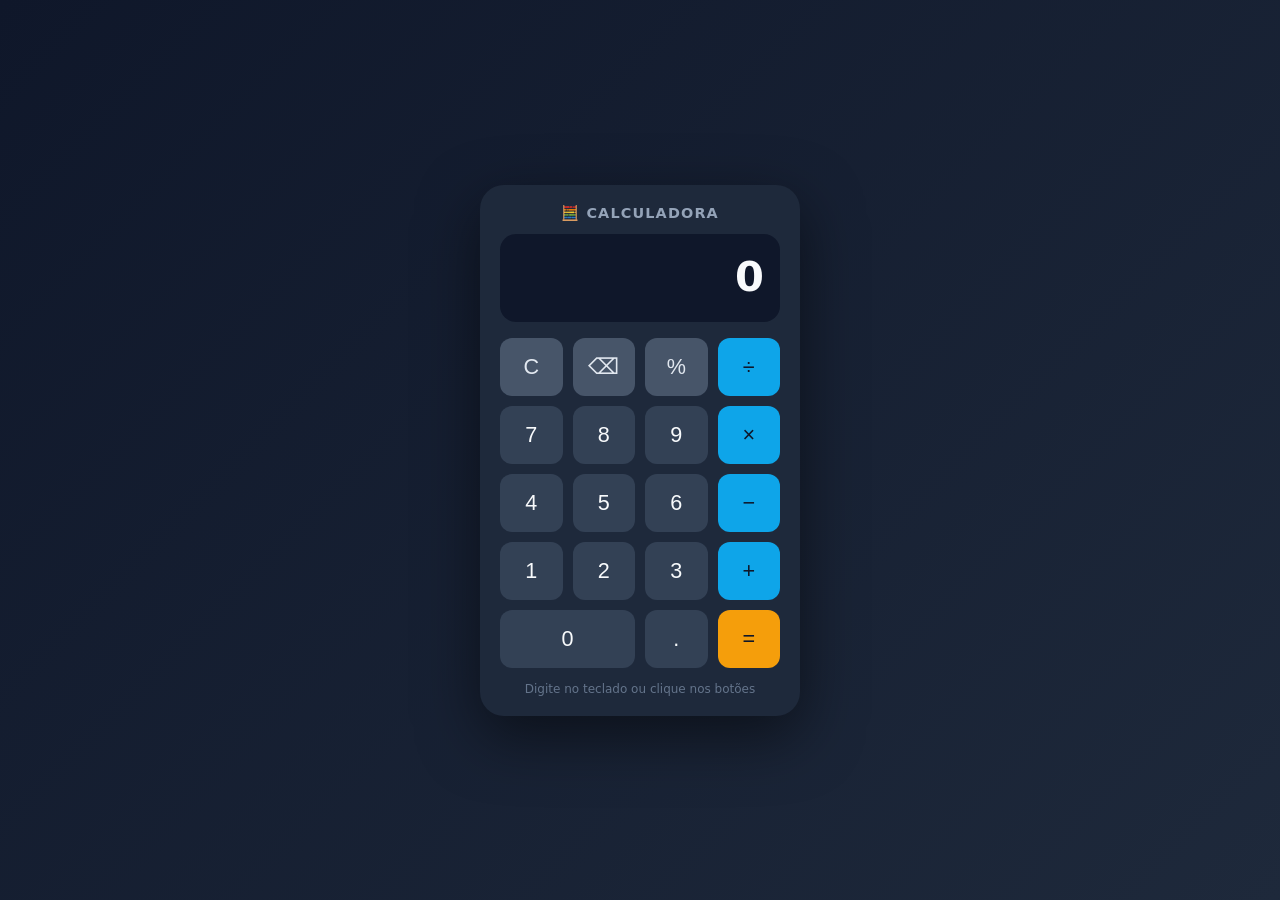
<file: projetos/calculadora/index.html>
<!DOCTYPE html>
<html lang="pt-BR">
<head>
  <meta charset="UTF-8" />
  <meta name="viewport" content="width=device-width, initial-scale=1.0" />
  <title>Calculadora — Frontend Lab</title>
  <link rel="stylesheet" href="style.css" />
</head>
<body>
  <main class="calc" aria-label="Calculadora">
    <h1 class="calc__title">🧮 Calculadora</h1>

    <div class="calc__display" id="display" role="status" aria-live="polite">0</div>

    <div class="calc__grid">
      <button class="calc__btn calc__btn--fn" data-action="clear">C</button>
      <button class="calc__btn calc__btn--fn" data-action="backspace">⌫</button>
      <button class="calc__btn calc__btn--fn" data-action="percent">%</button>
      <button class="calc__btn calc__btn--op" data-op="/">÷</button>

      <button class="calc__btn" data-num="7">7</button>
      <button class="calc__btn" data-num="8">8</button>
      <button class="calc__btn" data-num="9">9</button>
      <button class="calc__btn calc__btn--op" data-op="*">×</button>

      <button class="calc__btn" data-num="4">4</button>
      <button class="calc__btn" data-num="5">5</button>
      <button class="calc__btn" data-num="6">6</button>
      <button class="calc__btn calc__btn--op" data-op="-">−</button>

      <button class="calc__btn" data-num="1">1</button>
      <button class="calc__btn" data-num="2">2</button>
      <button class="calc__btn" data-num="3">3</button>
      <button class="calc__btn calc__btn--op" data-op="+">+</button>

      <button class="calc__btn calc__btn--zero" data-num="0">0</button>
      <button class="calc__btn" data-action="dot">.</button>
      <button class="calc__btn calc__btn--equals" data-action="equals">=</button>
    </div>

    <p class="calc__hint" id="hint">Digite no teclado ou clique nos botões</p>
  </main>

  <script src="script.js"></script>
</body>
</html>
</file>
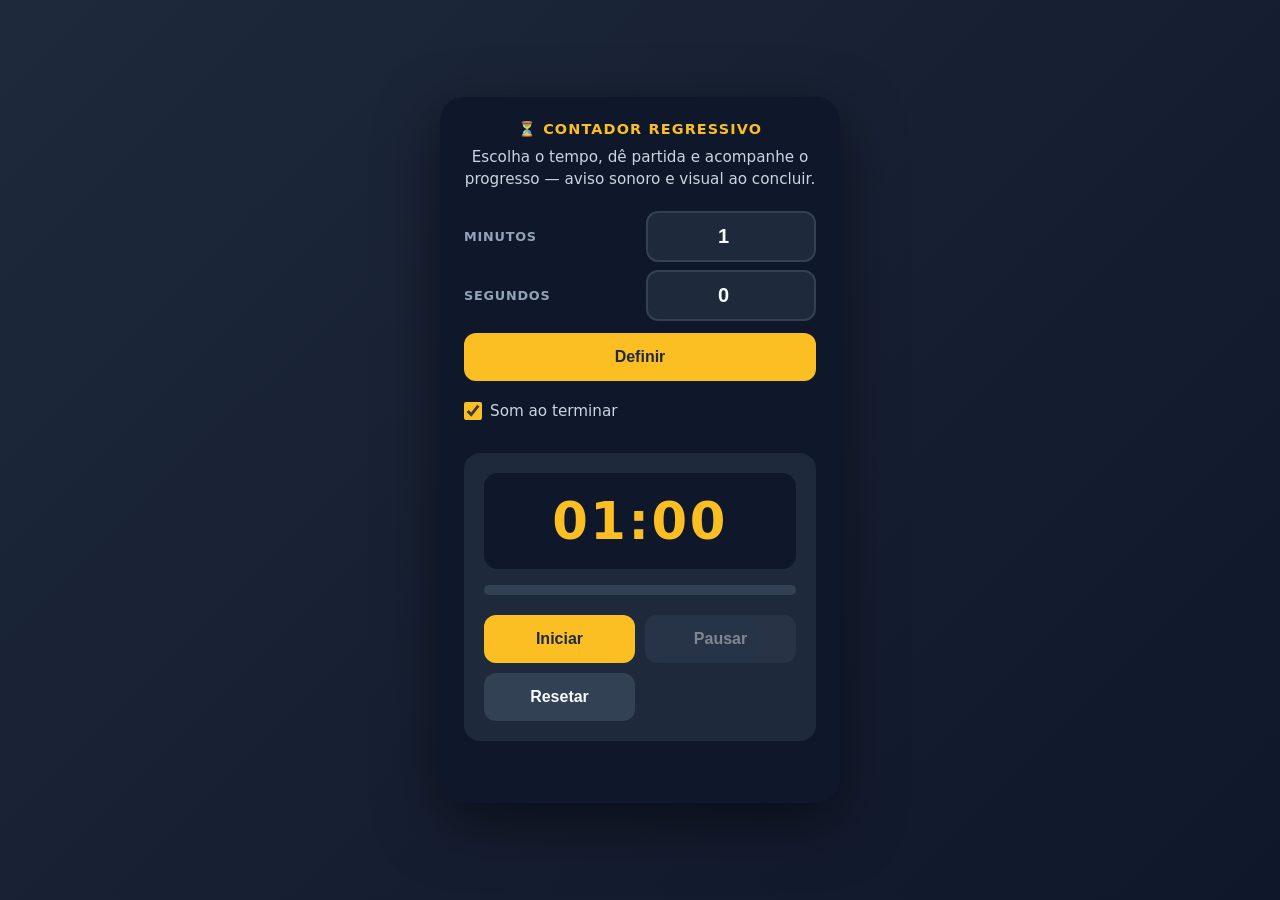
<file: projetos/contador-regressivo/index.html>
<!DOCTYPE html>
<html lang="pt-BR">
<head>
  <meta charset="UTF-8" />
  <meta name="viewport" content="width=device-width, initial-scale=1.0" />
  <title>Contador Regressivo — Frontend Lab</title>
  <link rel="stylesheet" href="style.css" />
</head>
<body>
  <main class="countdown" aria-label="Contador regressivo">
    <h1 class="countdown__title">⏳ Contador Regressivo</h1>
    <p class="countdown__subtitle">Escolha o tempo, dê partida e acompanhe o progresso — aviso sonoro e visual ao concluir.</p>

    <form class="countdown__setup" id="setup">
      <label class="countdown__label" for="minutes">Minutos</label>
      <input
        class="countdown__input"
        id="minutes"
        name="minutes"
        type="number"
        min="0"
        max="59"
        step="1"
        value="1"
        inputmode="numeric"
        autocomplete="off"
      />

      <label class="countdown__label" for="seconds">Segundos</label>
      <input
        class="countdown__input"
        id="seconds"
        name="seconds"
        type="number"
        min="0"
        max="59"
        step="1"
        value="0"
        inputmode="numeric"
        autocomplete="off"
      />

      <button class="countdown__btn countdown__btn--primary countdown__btn--set" type="submit">Definir</button>

      <label class="countdown__sound">
        <input type="checkbox" id="sound" checked />
        <span>Som ao terminar</span>
      </label>
    </form>

    <div class="countdown__card">
      <output id="display" class="countdown__display" role="timer" aria-live="polite" aria-label="Tempo restante">01:00</output>

      <div id="progress" class="countdown__progress" role="progressbar" aria-label="Progresso do contador" aria-valuemin="0" aria-valuemax="100" aria-valuenow="0">
        <div id="progress-fill" class="countdown__progress-fill"></div>
      </div>

      <div class="countdown__controls">
        <button class="countdown__btn countdown__btn--start" id="btn-start">Iniciar</button>
        <button class="countdown__btn" id="btn-pause" disabled>Pausar</button>
        <button class="countdown__btn" id="btn-reset">Resetar</button>
      </div>
    </div>

    <p id="status" class="countdown__status" role="status" aria-live="polite"></p>
  </main>

  <script src="script.js"></script>
</body>
</html>
</file>
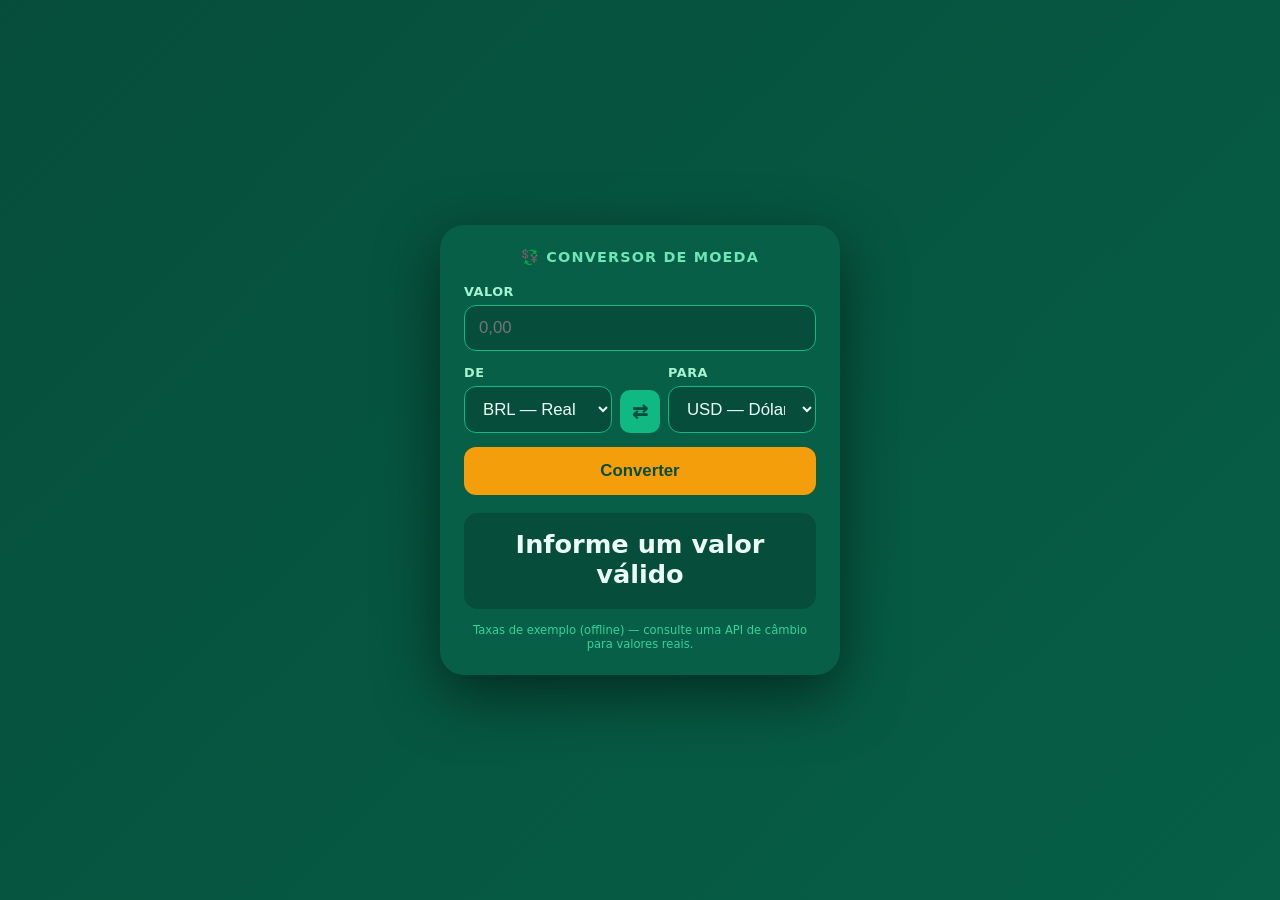
<file: projetos/conversor-moeda/index.html>
<!DOCTYPE html>
<html lang="pt-BR">
<head>
  <meta charset="UTF-8" />
  <meta name="viewport" content="width=device-width, initial-scale=1.0" />
  <title>Conversor de Moeda — Frontend Lab</title>
  <link rel="stylesheet" href="style.css" />
</head>
<body>
  <main class="converter" aria-label="Conversor de moeda">
    <h1 class="converter__title">💱 Conversor de Moeda</h1>

    <form class="converter__form" id="form">
      <label class="converter__field">
        <span>Valor</span>
        <input
          id="amount"
          type="number"
          inputmode="decimal"
          min="0"
          step="0.01"
          placeholder="0,00"
          required
        />
      </label>

      <div class="converter__pair">
        <label class="converter__field">
          <span>De</span>
          <select id="from">
            <option value="BRL" selected>BRL — Real</option>
            <option value="USD">USD — Dólar</option>
            <option value="EUR">EUR — Euro</option>
            <option value="GBP">GBP — Libra</option>
          </select>
        </label>

        <button class="converter__swap" id="swap" type="button" aria-label="Inverter moedas">⇄</button>

        <label class="converter__field">
          <span>Para</span>
          <select id="to">
            <option value="BRL">BRL — Real</option>
            <option value="USD" selected>USD — Dólar</option>
            <option value="EUR">EUR — Euro</option>
            <option value="GBP">GBP — Libra</option>
          </select>
        </label>
      </div>

      <button class="converter__submit" type="submit">Converter</button>
    </form>

    <div class="converter__result" id="result" role="status" aria-live="polite">
      <span class="converter__result-value" id="result-value">—</span>
      <span class="converter__result-rate" id="result-rate"></span>
    </div>

    <p class="converter__note">Taxas de exemplo (offline) — consulte uma API de câmbio para valores reais.</p>
  </main>

  <script src="script.js"></script>
</body>
</html>
</file>
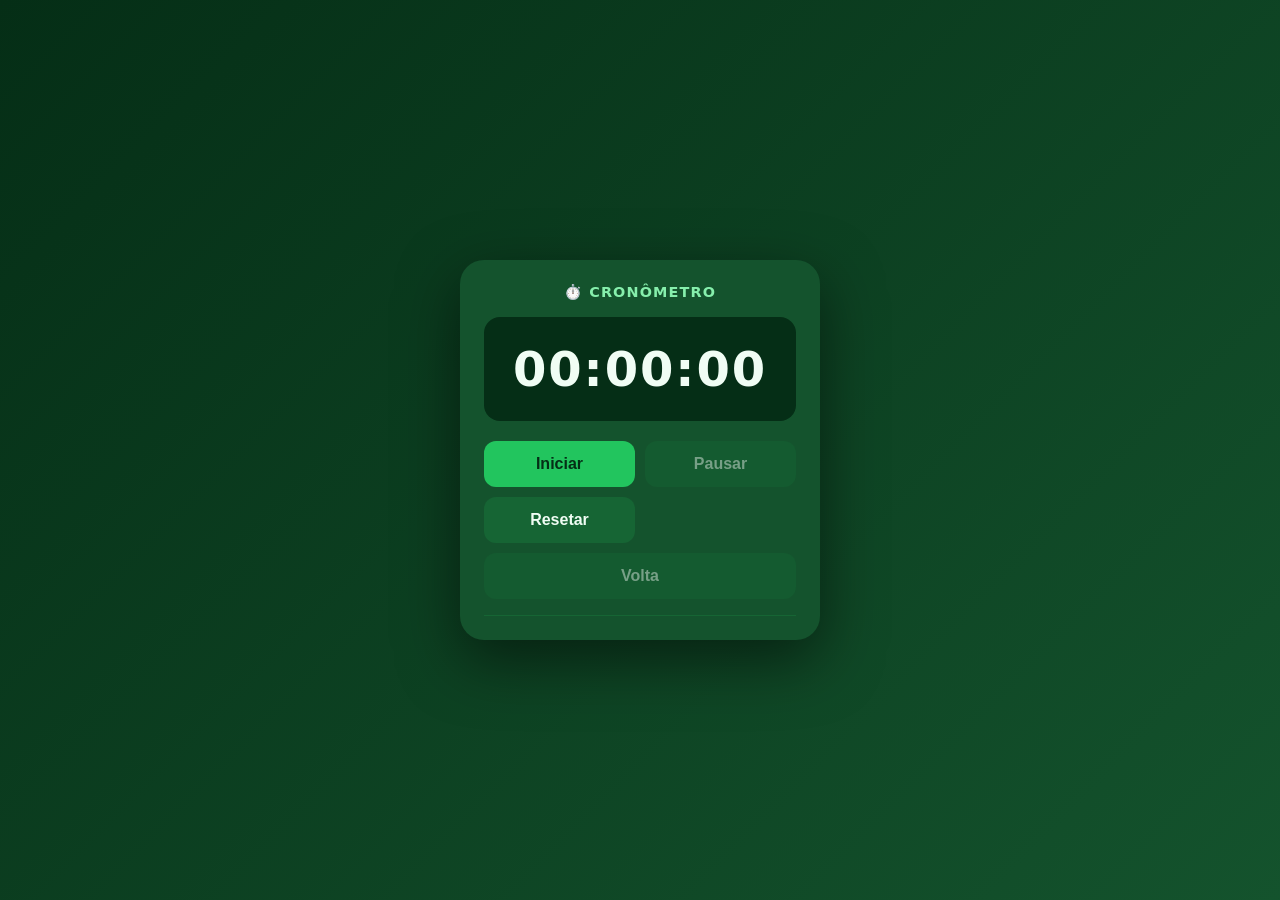
<file: projetos/cronometro/index.html>
<!DOCTYPE html>
<html lang="pt-BR">
<head>
  <meta charset="UTF-8" />
  <meta name="viewport" content="width=device-width, initial-scale=1.0" />
  <title>Cronômetro — Frontend Lab</title>
  <link rel="stylesheet" href="style.css" />
</head>
<body>
  <main class="stopwatch" aria-label="Cronômetro">
    <h1 class="stopwatch__title">⏱️ Cronômetro</h1>

    <div class="stopwatch__display" id="display" role="timer" aria-live="polite">00:00:00</div>

    <div class="stopwatch__controls">
      <button class="stopwatch__btn stopwatch__btn--primary" id="btn-start">Iniciar</button>
      <button class="stopwatch__btn" id="btn-pause" disabled>Pausar</button>
      <button class="stopwatch__btn" id="btn-reset">Resetar</button>
      <button class="stopwatch__btn stopwatch__btn--lap" id="btn-lap" disabled>Volta</button>
    </div>

    <ul class="stopwatch__laps" id="laps" aria-label="Voltas marcadas"></ul>
  </main>

  <script src="script.js"></script>
</body>
</html>
</file>
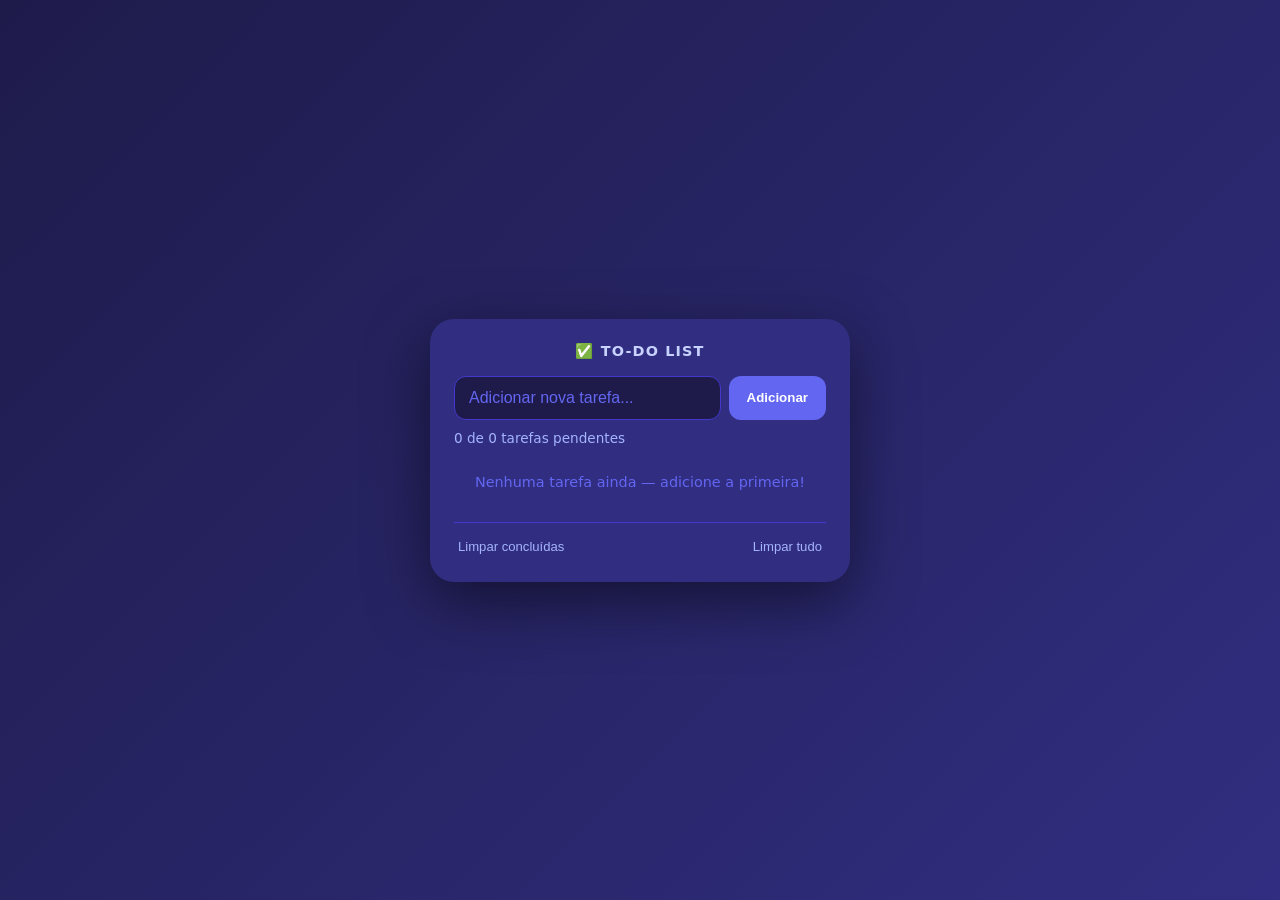
<file: projetos/todo-list/index.html>
<!DOCTYPE html>
<html lang="pt-BR">
<head>
  <meta charset="UTF-8" />
  <meta name="viewport" content="width=device-width, initial-scale=1.0" />
  <title>To-Do List — Frontend Lab</title>
  <link rel="stylesheet" href="style.css" />
</head>
<body>
  <main class="todo" aria-label="Lista de tarefas">
    <h1 class="todo__title">✅ To-Do List</h1>

    <form class="todo__form" id="form">
      <input
        class="todo__input"
        id="input"
        type="text"
        placeholder="Adicionar nova tarefa..."
        maxlength="120"
        autocomplete="off"
        required
      />
      <button class="todo__add" type="submit">Adicionar</button>
    </form>

    <p class="todo__counter" id="counter" role="status">0 tarefas</p>

    <ul class="todo__list" id="list"></ul>

    <div class="todo__footer">
      <button class="todo__link" id="clear-done" type="button">Limpar concluídas</button>
      <button class="todo__link todo__link--danger" id="clear-all" type="button">Limpar tudo</button>
    </div>
  </main>

  <script src="script.js"></script>
</body>
</html>
</file>
<file: projetos/calculadora/style.css>
* {
  margin: 0;
  padding: 0;
  box-sizing: border-box;
}

body {
  min-height: 100vh;
  display: flex;
  align-items: center;
  justify-content: center;
  background: linear-gradient(135deg, #0f172a, #1e293b);
  font-family: system-ui, -apple-system, "Segoe UI", sans-serif;
  padding: 16px;
}

.calc {
  width: 100%;
  max-width: 320px;
  background: #1e293b;
  border-radius: 24px;
  padding: 20px;
  box-shadow: 0 20px 60px rgba(0, 0, 0, 0.5);
}

.calc__title {
  color: #94a3b8;
  font-size: 0.9rem;
  font-weight: 600;
  margin-bottom: 12px;
  text-align: center;
  text-transform: uppercase;
  letter-spacing: 0.08em;
}

.calc__display {
  background: #0f172a;
  color: #f8fafc;
  font-size: 2.6rem;
  font-weight: 600;
  text-align: right;
  padding: 18px 16px;
  border-radius: 16px;
  margin-bottom: 16px;
  min-height: 88px;
  overflow-wrap: break-word;
  overflow: hidden;
}

.calc__grid {
  display: grid;
  grid-template-columns: repeat(4, 1fr);
  gap: 10px;
}

.calc__btn {
  background: #334155;
  color: #f8fafc;
  border: none;
  border-radius: 12px;
  font-size: 1.35rem;
  font-weight: 500;
  padding: 16px 0;
  cursor: pointer;
  transition: transform 0.05s ease, background 0.15s ease;
}

.calc__btn:hover {
  background: #475569;
}

.calc__btn:active {
  transform: scale(0.94);
}

.calc__btn:focus-visible {
  outline: 2px solid #38bdf8;
  outline-offset: 2px;
}

.calc__btn--fn {
  background: #475569;
  color: #e2e8f0;
}

.calc__btn--op {
  background: #0ea5e9;
  color: #0f172a;
}

.calc__btn--op:hover {
  background: #38bdf8;
}

.calc__btn--equals {
  background: #f59e0b;
  color: #0f172a;
}

.calc__btn--equals:hover {
  background: #fbbf24;
}

.calc__btn--zero {
  grid-column: span 2;
}

.calc__hint {
  margin-top: 14px;
  color: #64748b;
  font-size: 0.75rem;
  text-align: center;
}

@media (max-width: 360px) {
  .calc {
    padding: 14px;
  }
  .calc__btn {
    font-size: 1.1rem;
    padding: 13px 0;
  }
}
</file>
<file: projetos/contador-regressivo/style.css>
* {
  margin: 0;
  padding: 0;
  box-sizing: border-box;
}

body {
  min-height: 100vh;
  display: flex;
  align-items: center;
  justify-content: center;
  background: linear-gradient(135deg, #1e293b, #0f172a);
  font-family: system-ui, -apple-system, "Segoe UI", sans-serif;
  padding: 16px;
  color: #f8fafc;
}

.countdown {
  width: 100%;
  max-width: 400px;
  background: #0f172a;
  border-radius: 24px;
  padding: 24px;
  box-shadow: 0 20px 60px rgba(0, 0, 0, 0.5);
}

.countdown__title {
  color: #fbbf24;
  font-size: 0.9rem;
  font-weight: 600;
  text-align: center;
  text-transform: uppercase;
  letter-spacing: 0.08em;
  margin-bottom: 8px;
}

.countdown__subtitle {
  color: #cbd5e1;
  font-size: 0.95rem;
  line-height: 1.5;
  text-align: center;
  margin-bottom: 20px;
}

/* ---- Formulário de configuração ---- */

.countdown__setup {
  display: grid;
  grid-template-columns: 1fr 1fr;
  gap: 8px 12px;
  margin-bottom: 20px;
}

.countdown__label {
  display: flex;
  align-items: center;
  color: #94a3b8;
  font-size: 0.8rem;
  font-weight: 600;
  text-transform: uppercase;
  letter-spacing: 0.06em;
}

.countdown__input {
  width: 100%;
  background: #1e293b;
  color: #f8fafc;
  border: 2px solid #334155;
  border-radius: 12px;
  font-size: 1.25rem;
  font-weight: 700;
  font-variant-numeric: tabular-nums;
  padding: 12px;
  text-align: center;
}

.countdown__input:focus-visible {
  outline: 2px solid #fbbf24;
  outline-offset: 2px;
  border-color: #fbbf24;
}

.countdown__btn--set {
  grid-column: 1 / -1;
  height: 48px;
  margin-top: 4px;
}

/* ---- Card do contador ---- */

.countdown__card {
  background: #1e293b;
  border-radius: 16px;
  padding: 20px;
}

.countdown__display {
  display: block;
  background: #0f172a;
  color: #fbbf24;
  font-size: 3.2rem;
  font-weight: 700;
  font-variant-numeric: tabular-nums;
  text-align: center;
  padding: 20px 16px;
  border-radius: 14px;
  margin-bottom: 16px;
  letter-spacing: 0.05em;
  line-height: 1.1;
}

.countdown__display[aria-busy="true"] {
  animation: pulse 1s ease-in-out infinite;
}

.countdown__progress {
  height: 10px;
  background: #334155;
  border-radius: 999px;
  overflow: hidden;
  margin-bottom: 20px;
}

.countdown__progress-fill {
  height: 100%;
  width: 0%;
  background: #fbbf24;
  border-radius: 999px;
  transition: width 0.2s linear;
}

.countdown__controls {
  display: grid;
  grid-template-columns: 1fr 1fr;
  gap: 10px;
}

/* ---- Botões ---- */

.countdown__btn {
  min-height: 48px; /* alvo de toque ≥ 44px (WCAG 2.5.5) */
  background: #334155;
  color: #f8fafc;
  border: none;
  border-radius: 12px;
  font-size: 1rem;
  font-weight: 600;
  padding: 12px 16px;
  cursor: pointer;
  transition: background 0.15s ease, transform 0.05s ease;
}

.countdown__btn:hover:not(:disabled) {
  background: #475569;
}

.countdown__btn:active:not(:disabled) {
  transform: scale(0.96);
}

.countdown__btn:disabled {
  opacity: 0.45;
  cursor: not-allowed;
}

.countdown__btn:focus-visible {
  outline: 2px solid #fbbf24;
  outline-offset: 2px;
}

.countdown__btn--start {
  background: #fbbf24;
  color: #1e293b;
}

.countdown__btn--start:hover:not(:disabled) {
  background: #fcd34d;
}

.countdown__btn--set {
  grid-column: 1 / -1;
  background: #fbbf24;
  color: #1e293b;
}

.countdown__btn--set:hover:not(:disabled) {
  background: #fcd34d;
}

/* ---- Som ---- */

.countdown__sound {
  grid-column: 1 / -1;
  display: flex;
  align-items: center;
  gap: 8px;
  color: #cbd5e1;
  font-size: 0.95rem;
  cursor: pointer;
  min-height: 44px;
}

.countdown__sound input {
  width: 18px;
  height: 18px;
  accent-color: #fbbf24;
}

.countdown__sound input:focus-visible {
  outline: 2px solid #fbbf24;
  outline-offset: 2px;
}

/* ---- Status (live region) ---- */

.countdown__status {
  min-height: 1.5em;
  margin-top: 14px;
  color: #fbbf24;
  font-size: 1rem;
  font-weight: 600;
  text-align: center;
}

.countdown__status[hidden] {
  display: none;
}

@keyframes pulse {
  0%, 100% { opacity: 1; }
  50% { opacity: 0.55; }
}

/* Usuários sensíveis a movimento: sem animação */
@media (prefers-reduced-motion: reduce) {
  .countdown__display[aria-busy="true"] {
    animation: none;
  }

  .countdown__progress-fill {
    transition: none;
  }

  * {
    transition-duration: 0.01ms !important;
  }
}

@media (max-width: 380px) {
  .countdown__display {
    font-size: 2.4rem;
  }

  .countdown {
    padding: 16px;
  }
}
</file>
<file: projetos/conversor-moeda/style.css>
* {
  margin: 0;
  padding: 0;
  box-sizing: border-box;
}

body {
  min-height: 100vh;
  display: flex;
  align-items: center;
  justify-content: center;
  background: linear-gradient(135deg, #064e3b, #065f46);
  font-family: system-ui, -apple-system, "Segoe UI", sans-serif;
  padding: 16px;
}

.converter {
  width: 100%;
  max-width: 400px;
  background: #065f46;
  border-radius: 24px;
  padding: 24px;
  box-shadow: 0 20px 60px rgba(0, 0, 0, 0.5);
}

.converter__title {
  color: #6ee7b7;
  font-size: 0.9rem;
  font-weight: 600;
  text-align: center;
  text-transform: uppercase;
  letter-spacing: 0.08em;
  margin-bottom: 18px;
}

.converter__form {
  display: flex;
  flex-direction: column;
  gap: 14px;
}

.converter__field {
  display: flex;
  flex-direction: column;
  gap: 6px;
  flex: 1;
}

.converter__field span {
  color: #a7f3d0;
  font-size: 0.8rem;
  font-weight: 600;
  text-transform: uppercase;
  letter-spacing: 0.04em;
}

.converter__field input,
.converter__field select {
  background: #064e3b;
  border: 1px solid #10b981;
  border-radius: 12px;
  color: #ecfdf5;
  font-size: 1.05rem;
  padding: 12px 14px;
  width: 100%;
}

.converter__field select {
  cursor: pointer;
}

.converter__field input:focus,
.converter__field select:focus {
  outline: 2px solid #34d399;
  outline-offset: 1px;
}

.converter__pair {
  display: flex;
  align-items: flex-end;
  gap: 8px;
}

.converter__swap {
  background: #10b981;
  border: none;
  border-radius: 10px;
  color: #064e3b;
  font-size: 1.2rem;
  font-weight: 700;
  padding: 10px 12px;
  cursor: pointer;
  transition: background 0.15s ease, transform 0.1s ease;
}

.converter__swap:hover {
  background: #34d399;
}

.converter__swap:active {
  transform: rotate(180deg);
}

.converter__swap:focus-visible {
  outline: 2px solid #a7f3d0;
  outline-offset: 2px;
}

.converter__submit {
  background: #f59e0b;
  color: #064e3b;
  border: none;
  border-radius: 12px;
  font-size: 1.05rem;
  font-weight: 700;
  padding: 14px 0;
  cursor: pointer;
  transition: background 0.15s ease;
}

.converter__submit:hover {
  background: #fbbf24;
}

.converter__submit:active {
  transform: scale(0.98);
}

.converter__submit:focus-visible {
  outline: 2px solid #fde68a;
  outline-offset: 2px;
}

.converter__result {
  margin-top: 18px;
  background: #064e3b;
  border-radius: 14px;
  padding: 16px;
  text-align: center;
}

.converter__result-value {
  display: block;
  color: #ecfdf5;
  font-size: 1.6rem;
  font-weight: 700;
}

.converter__result-rate {
  display: block;
  color: #6ee7b7;
  font-size: 0.82rem;
  margin-top: 4px;
}

.converter__note {
  margin-top: 14px;
  color: #34d399;
  font-size: 0.72rem;
  text-align: center;
}

@media (max-width: 360px) {
  .converter__pair {
    flex-direction: column;
    align-items: stretch;
  }
  .converter__swap {
    align-self: center;
  }
}
</file>
<file: projetos/cronometro/style.css>
* {
  margin: 0;
  padding: 0;
  box-sizing: border-box;
}

body {
  min-height: 100vh;
  display: flex;
  align-items: center;
  justify-content: center;
  background: linear-gradient(135deg, #052e16, #14532d);
  font-family: system-ui, -apple-system, "Segoe UI", sans-serif;
  padding: 16px;
}

.stopwatch {
  width: 100%;
  max-width: 360px;
  background: #14532d;
  border-radius: 24px;
  padding: 24px;
  box-shadow: 0 20px 60px rgba(0, 0, 0, 0.5);
}

.stopwatch__title {
  color: #86efac;
  font-size: 0.9rem;
  font-weight: 600;
  text-align: center;
  text-transform: uppercase;
  letter-spacing: 0.08em;
  margin-bottom: 16px;
}

.stopwatch__display {
  background: #052e16;
  color: #f0fdf4;
  font-size: 3rem;
  font-weight: 700;
  font-variant-numeric: tabular-nums;
  text-align: center;
  padding: 24px 16px;
  border-radius: 16px;
  margin-bottom: 20px;
  letter-spacing: 0.04em;
}

.stopwatch__controls {
  display: grid;
  grid-template-columns: 1fr 1fr;
  gap: 10px;
  margin-bottom: 16px;
}

.stopwatch__btn {
  background: #166534;
  color: #f0fdf4;
  border: none;
  border-radius: 12px;
  font-size: 1rem;
  font-weight: 600;
  padding: 14px 0;
  cursor: pointer;
  transition: background 0.15s ease, transform 0.05s ease;
}

.stopwatch__btn:hover:not(:disabled) {
  background: #15803d;
}

.stopwatch__btn:active:not(:disabled) {
  transform: scale(0.96);
}

.stopwatch__btn:disabled {
  opacity: 0.45;
  cursor: not-allowed;
}

.stopwatch__btn:focus-visible {
  outline: 2px solid #4ade80;
  outline-offset: 2px;
}

.stopwatch__btn--primary {
  background: #22c55e;
  color: #052e16;
}

.stopwatch__btn--primary:hover:not(:disabled) {
  background: #4ade80;
}

.stopwatch__btn--lap {
  grid-column: span 2;
}

.stopwatch__laps {
  list-style: none;
  max-height: 200px;
  overflow-y: auto;
  border-top: 1px solid #166534;
}

.stopwatch__laps li {
  display: flex;
  justify-content: space-between;
  padding: 10px 6px;
  color: #bbf7d0;
  font-variant-numeric: tabular-nums;
  font-size: 0.95rem;
  border-bottom: 1px solid #16653455;
}

.stopwatch__laps li span:first-child {
  color: #86efac;
  font-weight: 600;
}

@media (max-width: 360px) {
  .stopwatch__display {
    font-size: 2.3rem;
  }
}
</file>
<file: projetos/todo-list/style.css>
* {
  margin: 0;
  padding: 0;
  box-sizing: border-box;
}

body {
  min-height: 100vh;
  display: flex;
  align-items: center;
  justify-content: center;
  background: linear-gradient(135deg, #1e1b4b, #312e81);
  font-family: system-ui, -apple-system, "Segoe UI", sans-serif;
  padding: 16px;
}

.todo {
  width: 100%;
  max-width: 420px;
  background: #312e81;
  border-radius: 24px;
  padding: 24px;
  box-shadow: 0 20px 60px rgba(0, 0, 0, 0.5);
}

.todo__title {
  color: #c7d2fe;
  font-size: 0.9rem;
  font-weight: 600;
  text-align: center;
  text-transform: uppercase;
  letter-spacing: 0.08em;
  margin-bottom: 16px;
}

.todo__form {
  display: flex;
  gap: 8px;
  margin-bottom: 10px;
}

.todo__input {
  flex: 1;
  background: #1e1b4b;
  border: 1px solid #4338ca;
  border-radius: 12px;
  color: #e0e7ff;
  font-size: 1rem;
  padding: 12px 14px;
}

.todo__input::placeholder {
  color: #6366f1;
}

.todo__input:focus {
  outline: 2px solid #818cf8;
  outline-offset: 1px;
}

.todo__add {
  background: #6366f1;
  color: #fff;
  border: none;
  border-radius: 12px;
  font-weight: 600;
  padding: 0 18px;
  cursor: pointer;
  transition: background 0.15s ease;
}

.todo__add:hover {
  background: #818cf8;
}

.todo__add:active {
  transform: scale(0.96);
}

.todo__add:focus-visible {
  outline: 2px solid #c7d2fe;
  outline-offset: 2px;
}

.todo__counter {
  color: #a5b4fc;
  font-size: 0.85rem;
  margin-bottom: 12px;
}

.todo__list {
  list-style: none;
  margin-bottom: 16px;
}

.todo__item {
  display: flex;
  align-items: center;
  gap: 10px;
  background: #1e1b4b;
  border-radius: 12px;
  padding: 10px 12px;
  margin-bottom: 8px;
}

.todo__check {
  width: 20px;
  height: 20px;
  accent-color: #10b981;
  cursor: pointer;
  flex-shrink: 0;
}

.todo__text {
  flex: 1;
  color: #e0e7ff;
  font-size: 0.98rem;
  overflow-wrap: anywhere;
}

.todo__item--done .todo__text {
  text-decoration: line-through;
  color: #6366f1;
}

.todo__remove {
  background: none;
  border: none;
  color: #818cf8;
  font-size: 1.1rem;
  cursor: pointer;
  padding: 2px 6px;
  border-radius: 8px;
}

.todo__remove:hover {
  color: #f87171;
  background: #312e8122;
}

.todo__remove:focus-visible {
  outline: 2px solid #f87171;
  outline-offset: 2px;
}

.todo__footer {
  display: flex;
  justify-content: space-between;
  border-top: 1px solid #4338ca;
  padding-top: 12px;
}

.todo__link {
  background: none;
  border: none;
  color: #a5b4fc;
  font-size: 0.82rem;
  cursor: pointer;
  padding: 4px;
}

.todo__link:hover {
  color: #e0e7ff;
}

.todo__link--danger:hover {
  color: #f87171;
}

.todo__empty {
  color: #6366f1;
  text-align: center;
  font-size: 0.9rem;
  padding: 16px 0;
}
</file>
